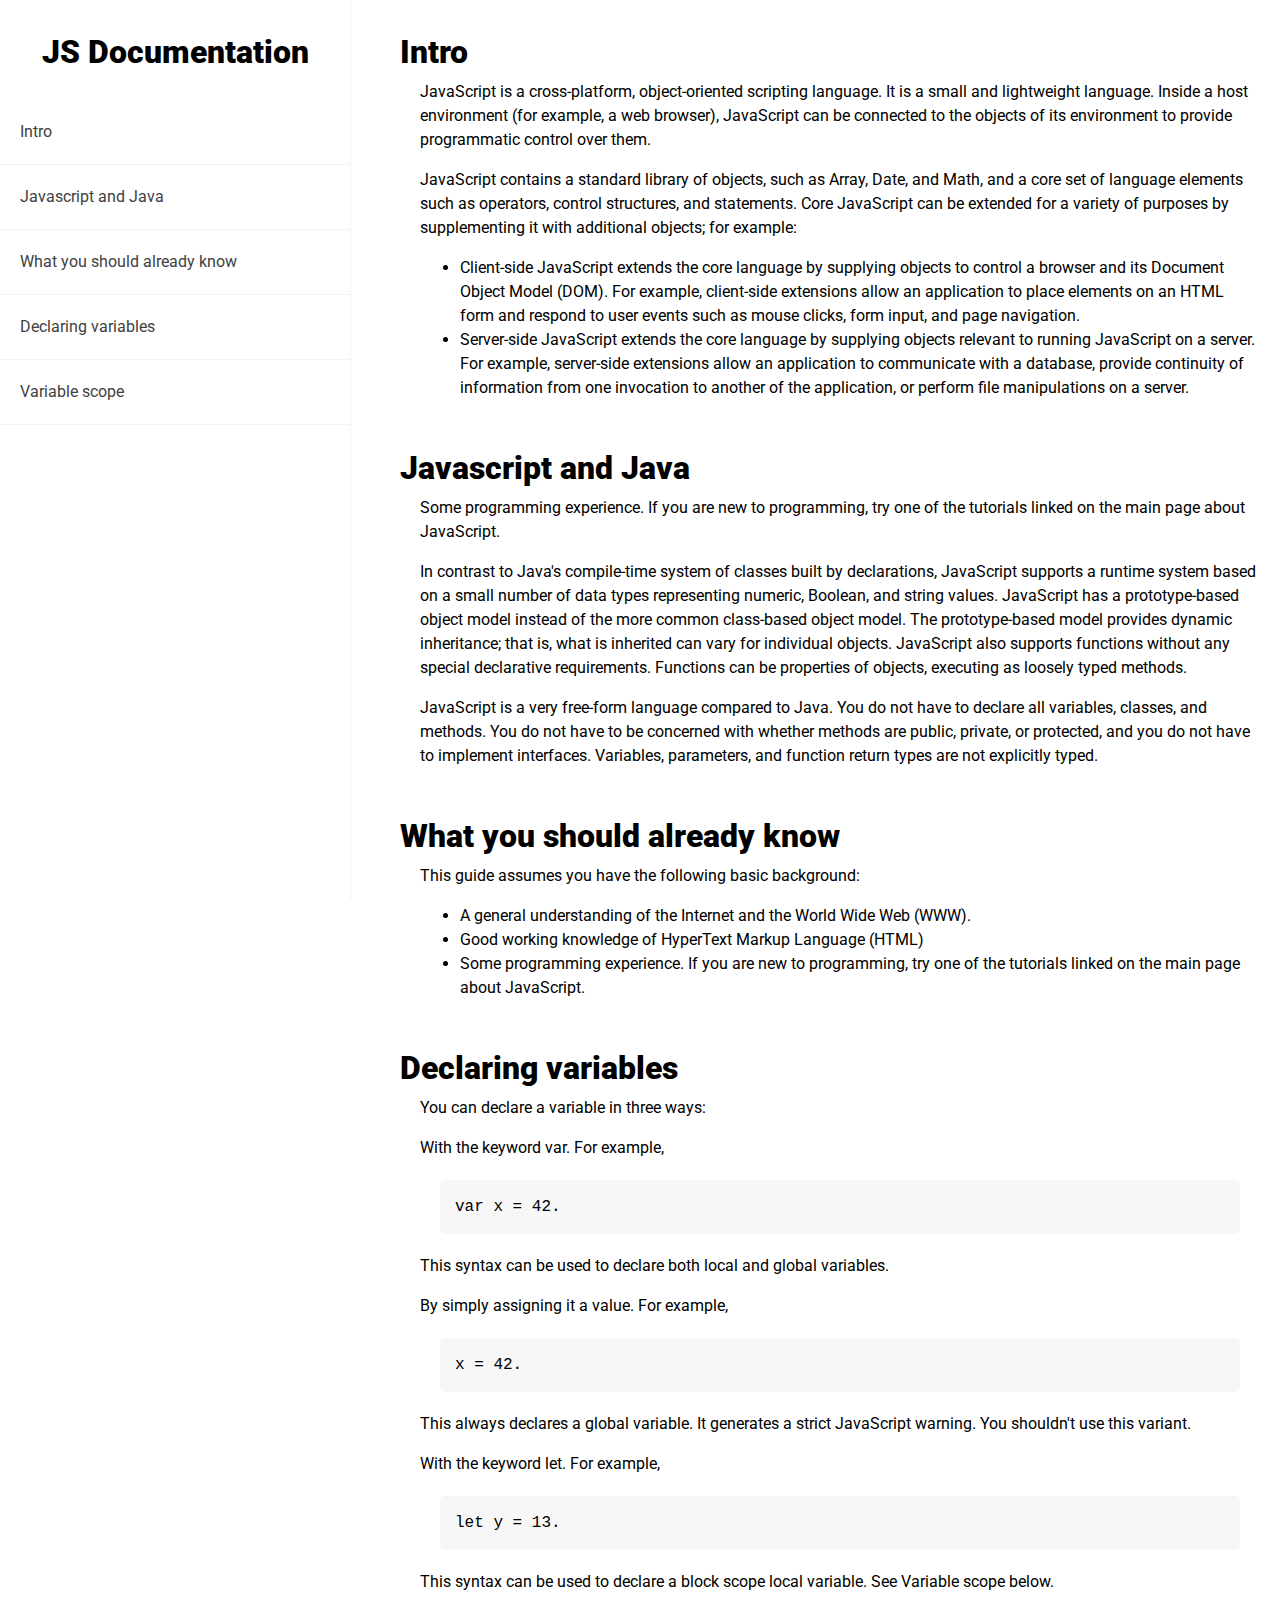
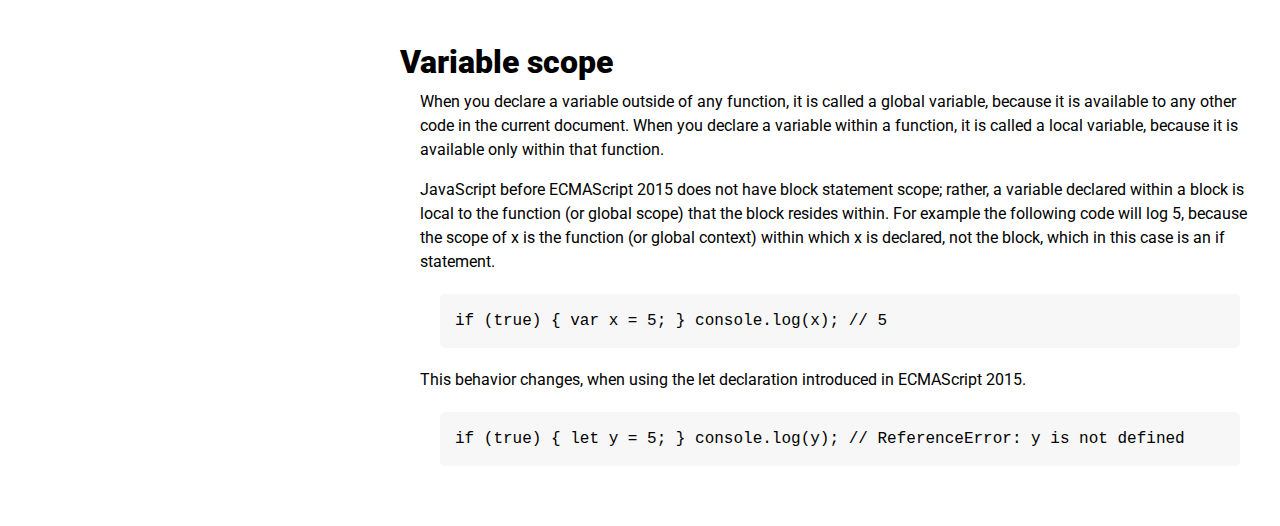
<file: javaDocumentation/index.html>
<!DOCTYPE html>
<html lang="en">

<head>
    <meta charset="utf-8">
    <title>Java Documentation</title>
    <link rel="stylesheet" href="style.css">
</head>

<body>
    <nav id="navbar">
        <header id="title-nav">JS Documentation</header>
        <ul>
            <li> <a href="#Intro" class="nav-link">Intro</a></li>
            <li><a href="#Javascript_and_Java" class="nav-link">Javascript and Java</a></li>
            <li> <a href="#What_you_should_already_know" class="nav-link">What you should already know</a></li>
            <li><a href="#Declaring_variables" class="nav-link">Declaring variables</a></li>
            <li><a href="#Variable_scope" class="nav-link">Variable scope</a></li>
        </ul>
    </nav>
    <main id="main-doc">
        <section id="Intro" class="main-section">
            <header>Intro</header>
            <p>JavaScript is a cross-platform, object-oriented scripting language. It is a small and lightweight language. Inside a host environment (for example, a web browser), JavaScript can be connected to the objects of its environment to provide programmatic
                control over them.</p>
            <p>JavaScript contains a standard library of objects, such as Array, Date, and Math, and a core set of language elements such as operators, control structures, and statements. Core JavaScript can be extended for a variety of purposes by supplementing
                it with additional objects; for example:</p>
            <ul>
                <li>Client-side JavaScript extends the core language by supplying objects to control a browser and its Document Object Model (DOM). For example, client-side extensions allow an application to place elements on an HTML form and respond to user events
                    such as mouse clicks, form input, and page navigation.</li>
                <li>Server-side JavaScript extends the core language by supplying objects relevant to running JavaScript on a server. For example, server-side extensions allow an application to communicate with a database, provide continuity of information from one
                    invocation to another of the application, or perform file manipulations on a server.</li>
            </ul>
        </section>
        <section id="Javascript_and_Java" class="main-section">
            <header>Javascript and Java</header>
            <p>Some programming experience. If you are new to programming, try one of the tutorials linked on the main page about JavaScript.</p>
            <p>In contrast to Java's compile-time system of classes built by declarations, JavaScript supports a runtime system based on a small number of data types representing numeric, Boolean, and string values. JavaScript has a prototype-based object model
                instead of the more common class-based object model. The prototype-based model provides dynamic inheritance; that is, what is inherited can vary for individual objects. JavaScript also supports functions without any special declarative requirements.
                Functions can be properties of objects, executing as loosely typed methods.</p>
            <p>JavaScript is a very free-form language compared to Java. You do not have to declare all variables, classes, and methods. You do not have to be concerned with whether methods are public, private, or protected, and you do not have to implement interfaces.
                Variables, parameters, and function return types are not explicitly typed.</p>
        </section>
        <section id="What_you_should_already_know" class="main-section">
            <header>What you should already know</header>
            <p>This guide assumes you have the following basic background:</p>
            <ul>
                <li>A general understanding of the Internet and the World Wide Web (WWW).</li>
                <li>Good working knowledge of HyperText Markup Language (HTML)</li>
                <li>Some programming experience. If you are new to programming, try one of the tutorials linked on the main page about JavaScript.</li>
        </section>
        <section id="Declaring_variables" class="main-section">
            <header>Declaring variables</header>
            <p>You can declare a variable in three ways:</p>
            <p>With the keyword var. For example,</p>
            <code>var x = 42.</code>
            <p>This syntax can be used to declare both local and global variables.</p>
            <p>By simply assigning it a value. For example,</p>
            <code>x = 42.</code>
            <p>This always declares a global variable. It generates a strict JavaScript warning. You shouldn't use this variant.</p>
            <p>With the keyword let. For example,</p>
            <code>let y = 13.</code>
            <p>This syntax can be used to declare a block scope local variable. See Variable scope below.</p>
        </section>
        <section id="Variable_scope" class="main-section">
            <header>Variable scope</header>
            <p>When you declare a variable outside of any function, it is called a global variable, because it is available to any other code in the current document. When you declare a variable within a function, it is called a local variable, because it is available
                only within that function.</p>
            <p>JavaScript before ECMAScript 2015 does not have block statement scope; rather, a variable declared within a block is local to the function (or global scope) that the block resides within. For example the following code will log 5, because the scope
                of x is the function (or global context) within which x is declared, not the block, which in this case is an if statement.</p>
            <code>
      if (true) {
  var x = 5;
}
      console.log(x);  // 5</code>
            <p>This behavior changes, when using the let declaration introduced in ECMAScript 2015.</p>
            <code>if (true) {
  let y = 5;
}
console.log(y);  
      // ReferenceError: y is not defined</code>
        </section>
    </main>
</body>

</html>
</file>
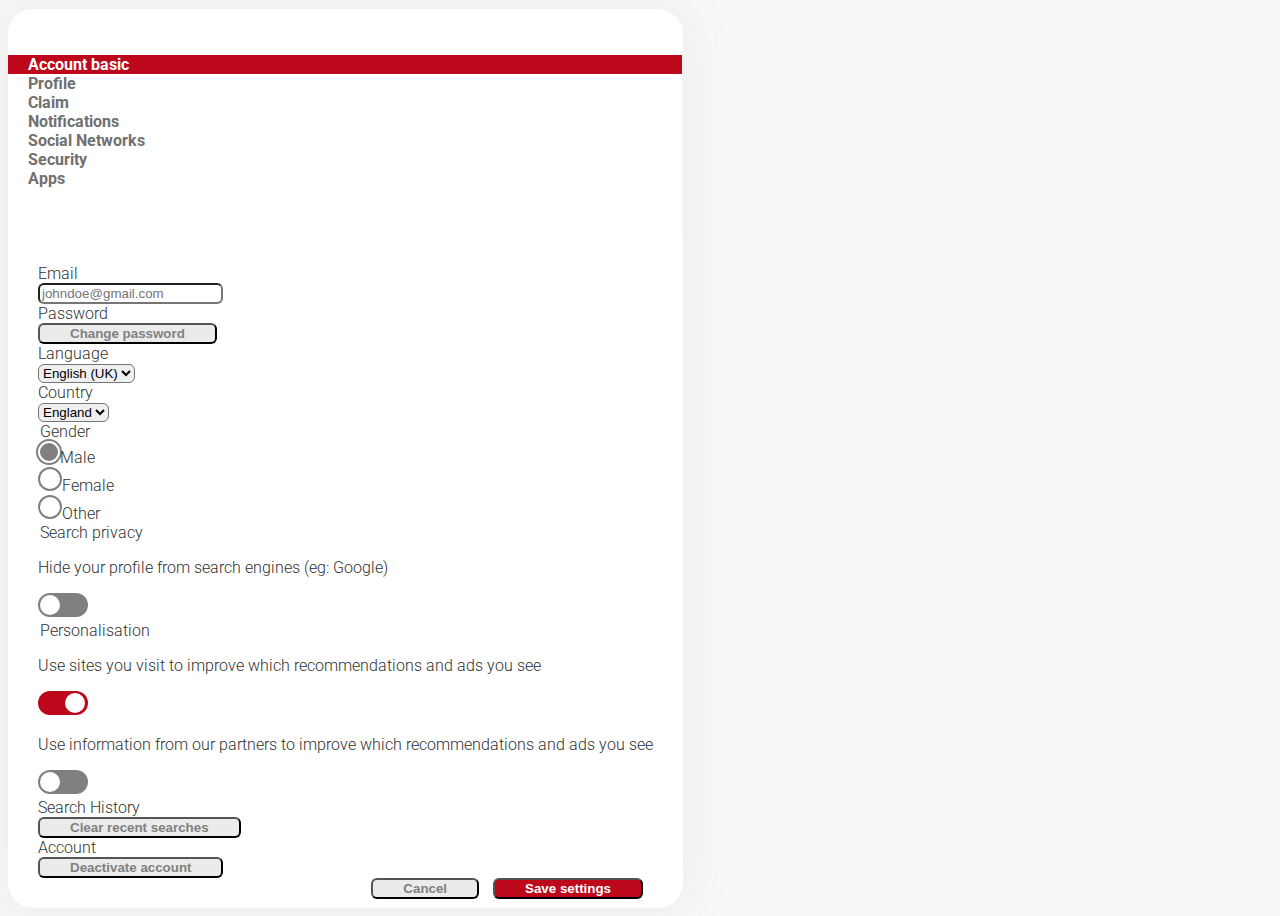
<file: pinterestConcept/index.html>
<!doctype html>
<html lang="en">
<head>
  <meta charset="utf-8">
  <meta name="viewport" content="width=device-width, initial-scale=1, shrink-to-fit=no">
  <title>Pinterest</title>
  <link rel="stylesheet" href="css/style.css">
  <link rel="stylesheet" href="https://stackpath.bootstrapcdn.com/bootstrap/4.1.3/css/bootstrap.min.css" integrity="sha384-MCw98/SFnGE8fJT3GXwEOngsV7Zt27NXFoaoApmYm81iuXoPkFOJwJ8ERdknLPMO" crossorigin="anonymous">
<link href="https://fonts.googleapis.com/css?family=Roboto:100,300,400,500,700,900" rel="stylesheet">

</head>

<body>
  <div class="jumbotron centerise">
<div class="container">
  <div class="row form-container col-md-12 noPadding">
      <div class="col-md-2 sidebar">
        <ul class="list-group sidebarList list-group-flush">
          <li class="list-group-item active">Account basic</li>
          <li class="list-group-item">Profile</li>
          <li class="list-group-item">Claim</li>
          <li class="list-group-item">Notifications</li>
          <li class="list-group-item">Social Networks</li>
          <li class="list-group-item">Security</li>
          <li class="list-group-item">Apps</li>
        </ul>
      </div>
      <div class="col-md-10 mainContent">
        <div class="form-group row">
            <label for="inputEmail" class="col-md-2 col-form-label">Email</label>
            <div class="col-md-8">
              <input type="email" class="form-control" id="inputEmail" placeholder="johndoe@gmail.com">
            </div>
            <div class="col-md-2">
            </div>
        </div>
        <div class="form-group row">
            <label for="inputPassword" class="col-md-2 col-form-label">Password</label>
            <div class="col-md-8">
              <button type="button" class="btn btnCustom" id="inputPassword">Change password</button>
            </div>
            <div class="col-md-2">
            </div>
        </div>
        <div class="form-group row">
            <label for="inputLanguage" class="col-md-2 col-form-label">Language</label>
            <div class="col-md-8">
              <select class="custom-select" id="inputLanguage">
                <option selected>English (UK)</option>
              </select>
            </div>
            <div class="col-md-2">
            </div>
        </div>
        <div class="form-group row">
            <label for="inputCountry" class="col-md-2 col-form-label">Country</label>
            <div class="col-md-8">
              <select class="custom-select" id="inputLanguage">
                <option selected>England</option>
              </select>
            </div>
            <div class="col-md-2">
            </div>
        </div>
        <div class="form-group row">
            <legend class="col-md-2 col-form-label">Gender</legend>
            <div class="col-md-8">
              <div class="form-check form-check-inline">
                <input class="form-check-input" type="radio" name="inlineRadioOptions" id="inlineRadio1" value="option1" checked>
                <label class="form-check-label" for="inlineRadio1"><span></span>Male</label>
              </div>
              <div class="form-check form-check-inline">
                <input class="form-check-input" type="radio" name="inlineRadioOptions" id="inlineRadio2" value="option2">
                <label class="form-check-label" for="inlineRadio2"><span></span>Female</label>
              </div>
              <div class="form-check form-check-inline">
                <input class="form-check-input" type="radio" name="inlineRadioOptions" id="inlineRadio3" value="option3">
                <label class="form-check-label" for="inlineRadio3"><span></span>Other</label>
              </div>
            </div>
            <div class="col-md-2">
            </div>
        </div>
        <div class="form-group row">
          <legend class="col-md-2 col-form-label">Search privacy</legend>
          <p class="col-md-8">Hide your profile from search engines (eg: Google)</p>
          <div class="col-md-2">
            <label class="switch">
              <input type="checkbox">
              <span class="slider"></span>
            </label>
          </div>
        </div>
        <div class="form-group row">
          <legend class="col-md-2 col-form-label">Personalisation</legend>
          <p class="col-md-8">Use sites you visit to improve which recommendations and ads you see</p>
          <div class="col-md-2">
            <label class="switch">
              <input type="checkbox" checked>
              <span class="slider"></span>
            </label>
          </div>
        </div>
        <div class="form-group row">
          <legend class="col-md-2 col-form-label"></legend>
          <p class="col-md-8">Use information from our partners to improve which recommendations and ads you see</p>
          <div class="col-md-2">
            <label class="switch">
              <input type="checkbox">
              <span class="slider"></span>
            </label>
          </div>
        </div>
        <div class="form-group row">
            <label for="inputHistory" class="col-md-2 col-form-label">Search History</label>
            <div class="col-md-8">
              <button type="button" class="btn btnCustom" id="inputHistory">Clear recent searches</button>
            </div>
            <div class="col-md-2">
            </div>
        </div>
        <div class="form-group row">
            <label for="inputAccount" class="col-md-2 col-form-label">Account</label>
            <div class="col-md-8">
              <button type="button" class="btn btnCustom" id="inputAccount">Deactivate account</button>
            </div>
            <div class="col-md-2">
            </div>
        </div>
          <div class="row bottomButtons">
            <button type="button" class="btn btnCustom" style="margin-right:10px;" id="cancelBtn">Cancel</button>
            <button type="button" class="btn btnSave" id="saveBtn">Save settings</button>
          </div>
    </div>
  </div>
</div>
</div>

</body>
</file>
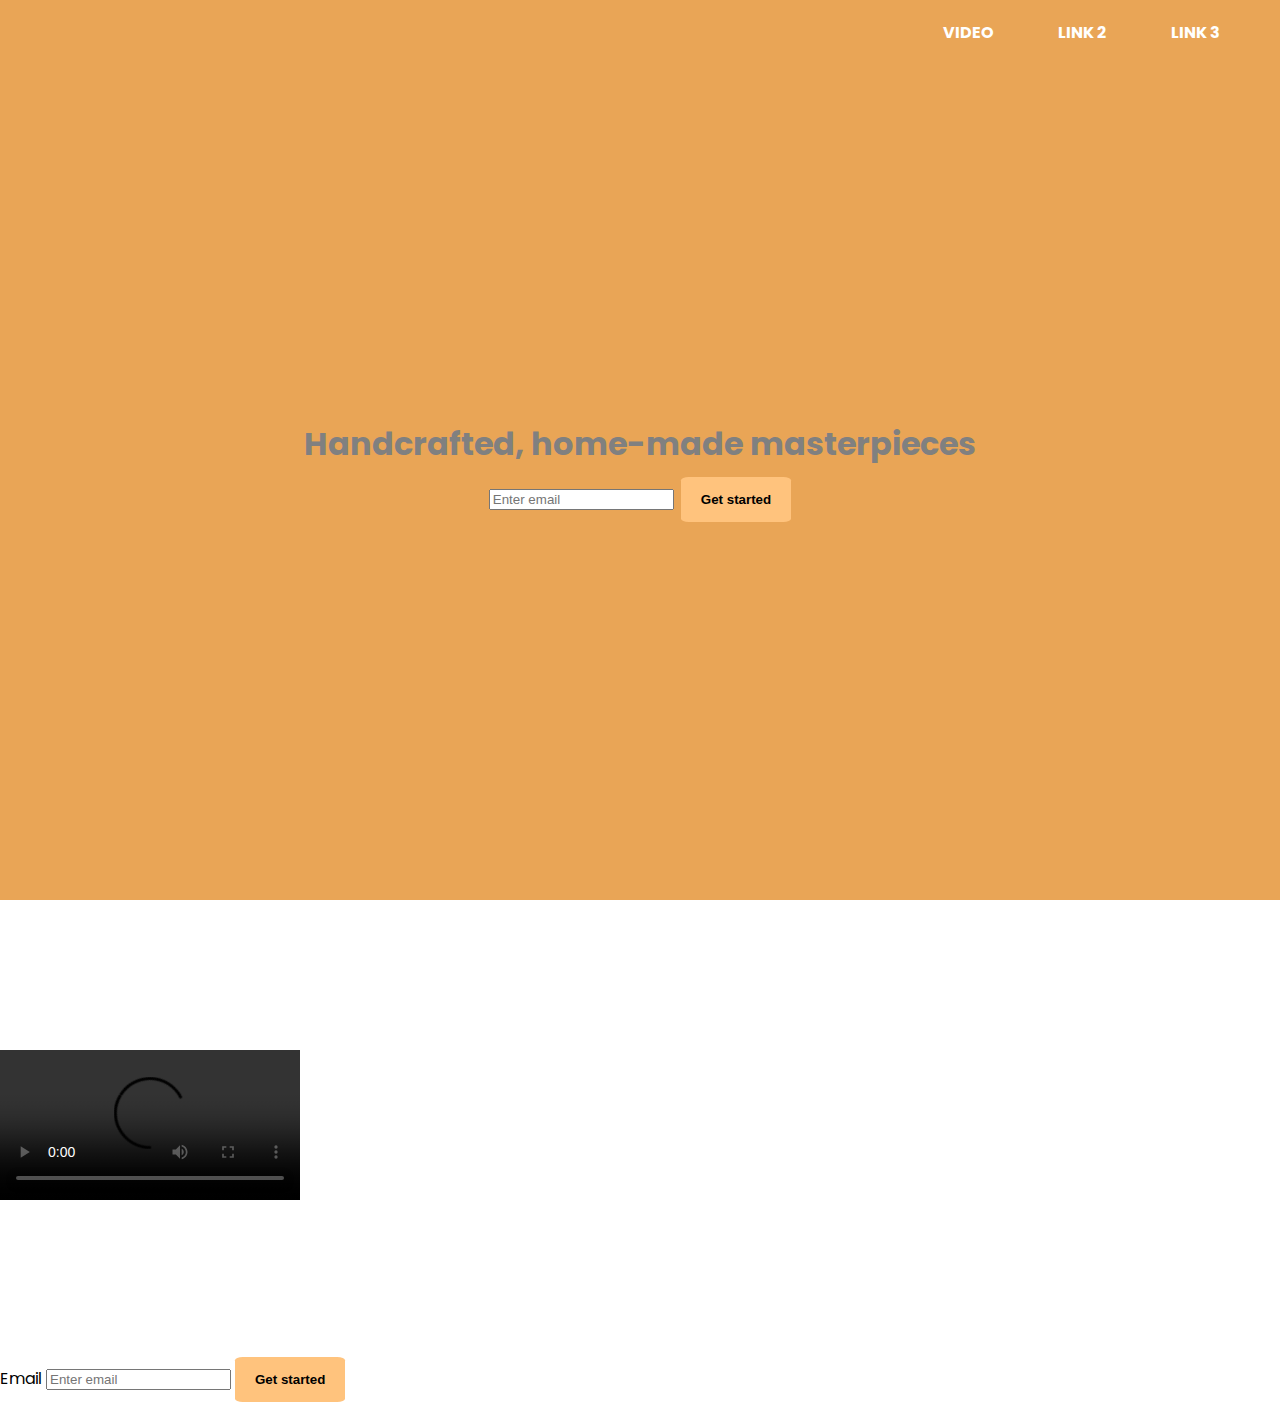
<file: productLandingPage/index.html>
<!DOCTYPE html>
<html lang="en">

<head>
    <meta charset="utf-8">
    <link rel="stylesheet" href="style.css">
    <Title>Product Landing Page</Title>
</head>

<body>
    <header id="header">
        <nav id="nav-bar">
            <!--<img id="header-img" src="http://pwtthemes.com/demo/hannari/wp-content/uploads/2013/03/unicorn-wallpaper.jpg">-->
            <div id="navbar-links">
                <a href="#video" class="nav-link">Video</a>
                <a href="#header" class="nav-link">Link 2</a>
                <a href="#form" class="nav-link">Link 3</a>
            </div>
        </nav>
        <div id="header-content">
            <h1>Handcrafted, home-made masterpieces<h1>
        		<form id="form" action="https://www.freecodecamp.com/email-submit">
                <input type="email" id="email" name="email" placeholder="Enter email">
                <input type="button" class="button" value="Get started">
            </form>

        </div>
    </header>
    <main>
        <section>
            <video id="video" controls>
                <source src="https://youtu.be/y8Yv4pnO7qc">
            </video>
        </section>
        <section>
            <form id="form" action="https://www.freecodecamp.com/email-submit">
                <label for="email">Email</label>
                <input type="email" id="email" name="email" placeholder="Enter email">
                <input type="button" class="button" value="Get started">
            </form>
        </section>
    </main>
</body>

</html>
</file>
<file: javaDocumentation/style.css>
@import url('https://fonts.googleapis.com/css?family=Roboto:400,900');

:root {
    --light-grey: #F2F2F2;
    --dark-grey: #414141;
    --code-bg: #F7F7F7;
}

@media screen {
    body {
        margin: 0;
        font-family: Roboto, sans-serif;
        font-size: 16px;
        font-weight: 400;
        line-height: 1.5em;
    }
}

header {
    font-size: 2rem;
    font-weight: 900;
}

#title-nav {
    text-align: center;
    padding-top: 40px;
    padding-bottom: 20px;
    margin: auto;
}

#navbar {
    position: fixed;
    left: 0;
    width: 350px;
    height: 100%;
    background-color: white;
    border-right: 1px solid var(--light-grey);
}

#navbar ul {
  list-style: none;
  padding: 0px;
}

#navbar ul li {
  border-bottom: 1px solid var(--light-grey);
  padding: 20px;
}

#navbar ul li a {
    text-decoration: none;
    color: var(--dark-grey);
}

#main-doc {
    position: absolute;
    left: 400px;
    padding: 20px 20px 20px 0px;
}

.main-section {
    margin-left: 20px;
    padding: 20px 0px;
}

.main-section header {
    margin-left: -20px;
}

code {
    display: block;
    position: relative;
    background-color: var(--code-bg);
    border-radius: 5px;
    padding: 15px;
    margin: 20px;
}

@media (max-width: 800px) {
    #navbar {
        background-color: grey;
        z-index: 1;
        position: absolute;
        top: 0;
        width: 100%;
        height: auto;
    }

    #main-doc {
        margin-top: 200px;
    }
}
</file>
<file: pinterestConcept/css/style.css>
body {
  font-family: 'Roboto', sans-serif !important;
  font-weight: 300 !important;
  background-color: #f8f8f8;
  color: #303030 !important;
}

.form-container {
  background-color: white;
  border-radius: 25px;
  box-shadow: 0 0 50px 5px #EBEBEB;
}

.identity {
  background-color: yellow;
}

.btn {
    padding-left: 30px !important;
    padding-right: 30px !important;
      font-weight: 600 !important;

      border-radius: 6px !important;
}

.btnCustom {
  color: grey !important;
  background-color: #EBEBEB !important;
}

.btnSave {
  background-color: #BD081C !important;
  color: white !important;
}

.bottomButtons {
  margin: 0 10px 0 10px !important;
  float: right;
}

input {
border-radius: 6px !important;
}
select {
    border-radius: 6px !important;
}

.centerise {
  min-height: 100%;
  min-height: 100vh;

  display: flex;
  align-items: center;
}

.sidebarList {
  padding: 0;
}

.list-group-item {
  border: 0 !important;
  padding-left: 20px !important;
  color: #707070 !important;
  font-weight: 700;
}

.list-group-item.active {
  background-color: #BD081C !important;
  color: white !important;
}

.sidebar {
  padding: 30px 0px 30px 0px  !important;
  border-right: 1px solid #f8f8f8;
}

.mainContent {
  padding: 30px !important;
}

.noPadding {
  padding: 0px !important;
}

/* Radio */
input[type="radio"] {
    display:none;
}

input[type="radio"] + label span {
  display: inline-block;
  vertical-align: center;
  width: 20px;
  height: 20px;
  border: 2px solid grey;
  border-radius: 50%;
  cursor: pointer;
}

input[type="radio"]:checked + label span {
  width: 18px;
  height: 18px;
  background-color: grey;
  border: 2px solid white;
  border-radius: 50%;
  box-shadow: 0 0 0 2px grey;
}

/* Slider */

.switch {
  position: relative;
  display: inline-block;
  width: 50px;
  height: 24px;
}

.switch input {
  display: none;
}

.slider {
  position: absolute;
  display:inline-block;
  width: 100%;
  height: 100%;
  cursor: pointer;
  background-color: grey;
  border-radius: 24px; /*The height*/
}

.slider:before {
  position: absolute;
  content: "";
  height: 20px;
  width: 20px;
  background-color: white;
  border-radius: 50%;
  left: 2px;
  top: 2px;
}

input:checked + .slider {
  background-color: #BD081C;
}

input:checked + .slider:before {
  transform: translate(25px,0);
    -webkit-transform: translate(25px,0); /** Chrome & Safari **/
    -o-transform: translate(25px,0); /** Opera **/
    -moz-transform: translate(25px,0); /** Firefox **/
}
</file>
<file: productLandingPage/style.css>
@import url('https://fonts.googleapis.com/css?family=Poppins:400,700');

:root {
  --orange-colour: #E9A556;
  --light-orange-colour: #FFC37D;
}

body {
  font-family: 'Poppins', sans-serif;
  font-weight: 400;
  font-size: 16px;
  margin: 0;
  padding: 0;
}

header {
  width: 100%;
  height: 100vh;
  display: flex;
  justify-content: center;
  align-items: center;
  background-color: var(--orange-colour);
}

#nav-bar {
  position: fixed;
  z-index: 1;
  top: 0px;
  width: 100%;
  display: flex;
  flex-direction: row-reverse;
  align-items: center;
  background-color: var(--orange-colour);
  padding: 20px;
}

@media(max-width: 800px) {
  #nav-bar {
    background-color: red;
  }
}

#navbar-links a {
  font-weight: 700;
  text-decoration: none;
  text-transform: uppercase;
  color: white;
  padding: 0px;
  margin-right: 60px;
}

#header-content {
  display: flex;
  flex-direction: column;
  justify-content: center;
  align-items: center;
}

h1 {
  color: gray;
  margin-bottom: -20px;
}

.button {
  padding: 15px 20px;
  background-color: var(--light-orange-colour);
  font-weight: 700;
  border: 0;
  border-radius: 7%;
}

img {
  width: 100px;
  height: 100px;
}

section {
  margin-top:150px;
}
</file>
